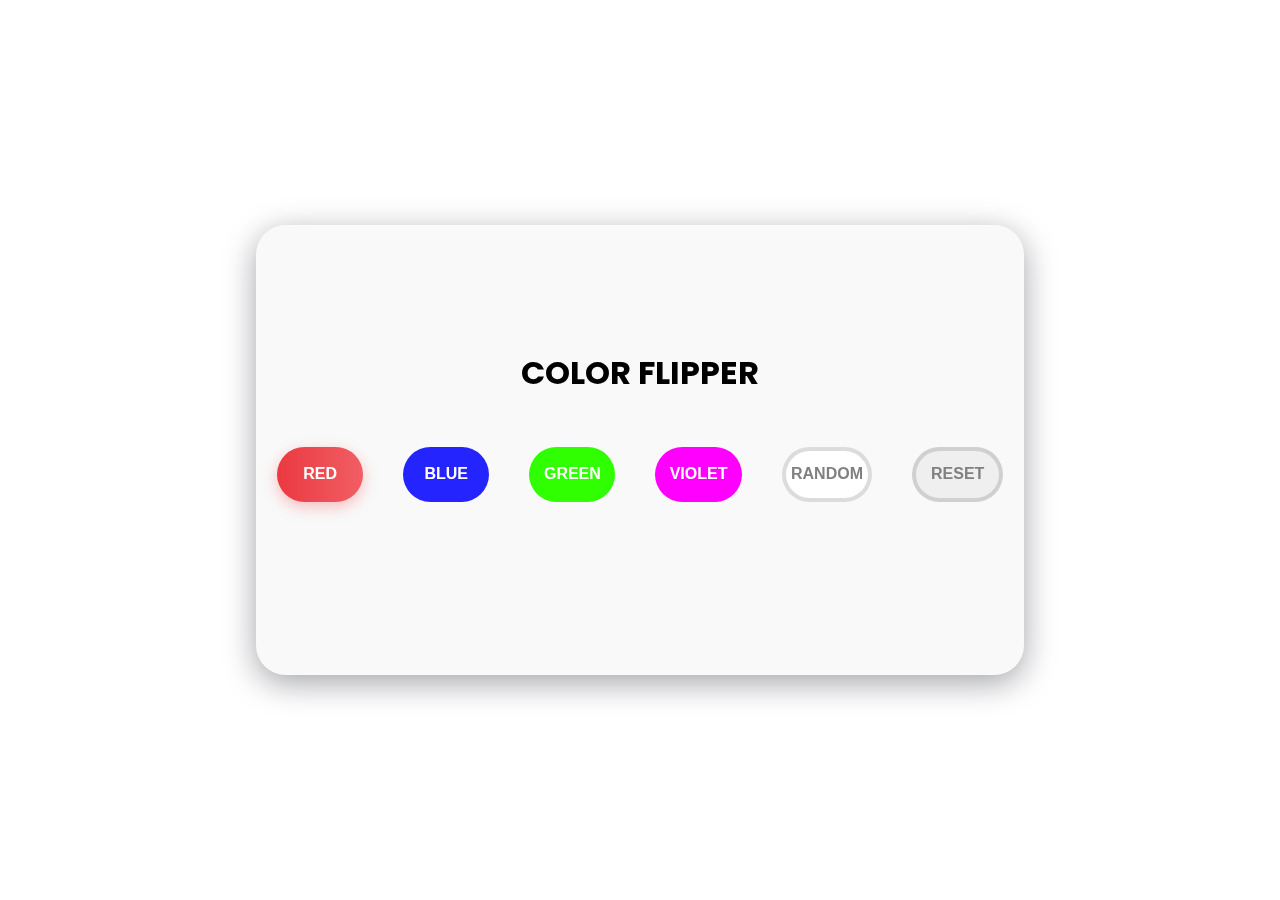
<file: Color picker/index.html>
<!DOCTYPE html>
<html lang="en">
  <head>
    <!-- Document Title: Color Changer -->
    <meta charset="UTF-8" />
    <meta name="viewport" content="width=device-width, initial-scale=1.0" />
    <title>Color Picker | HTML, CSS, JS</title>
    <link rel="stylesheet" href="style.css" />
    <link rel="shortcut icon" href="assets/favicon.png" type="image/x-icon" />
  </head>
  <body class="body">
    <div class="container">
      <div class="head">
        <!-- Page Header -->
        <h1>COLOR FLIPPER</h1>
      </div>
      <div class="color-pallets">
        <!-- Color Buttons -->
        <button class="red btn">RED</button>
        <button class="blue btn">BLUE</button>
        <button class="green btn">GREEN</button>
        <button class="violet btn">VIOLET</button>
        <!-- Special Buttons -->
        <button class="random btn">RANDOM</button>
        <button class="reset btn">RESET</button>
      </div>
    </div>
    <script src="script.js"></script>
  </body>
</html>
</file>
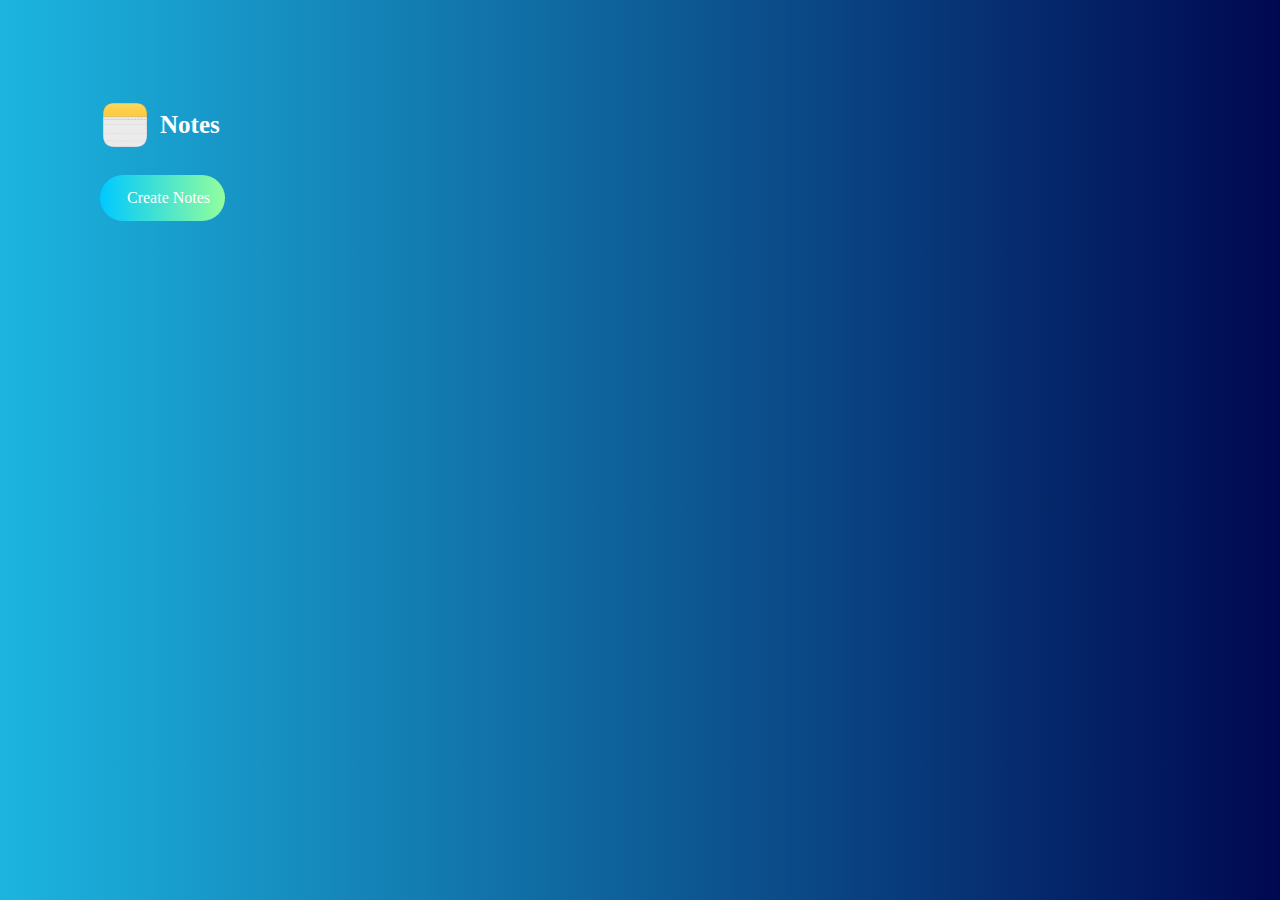
<file: Notes/index.html>
<!DOCTYPE html>
<html lang="en">
  <head>
    <meta charset="UTF-8" />
    <meta name="viewport" content="width=device-width, initial-scale=1.0" />
    <title>Notes app - HTML | CSS | JS</title>
    <link rel="stylesheet" href="style.css" />
    <link
      rel="stylesheet"
      href="https://cdnjs.cloudflare.com/ajax/libs/font-awesome/6.5.2/css/all.min.css"
      integrity="sha512-SnH5WK+bZxgPHs44uWIX+LLJAJ9/2PkPKZ5QiAj6Ta86w+fsb2TkcmfRyVX3pBnMFcV7oQPJkl9QevSCWr3W6A=="
      crossorigin="anonymous"
      referrerpolicy="no-referrer"
    />
  </head>
  <body>
    <div class="container">
      <div class="header"><img src="img/img.png" alt="Notes" style="height: 50px" />Notes</div>
      <button id="btn"><i class="fa-solid fa-pen-to-square"></i>Create Notes</button>

      <div class="notes-container hide">
        <!-- <p contenteditable="true" class="input-box">Paragraph</p> -->
        <!-- <img src="del.png" alt="delete" class="del-img" /> -->
      </div>
    </div>
    <script src="script.js"></script>
  </body>
</html>
</file>
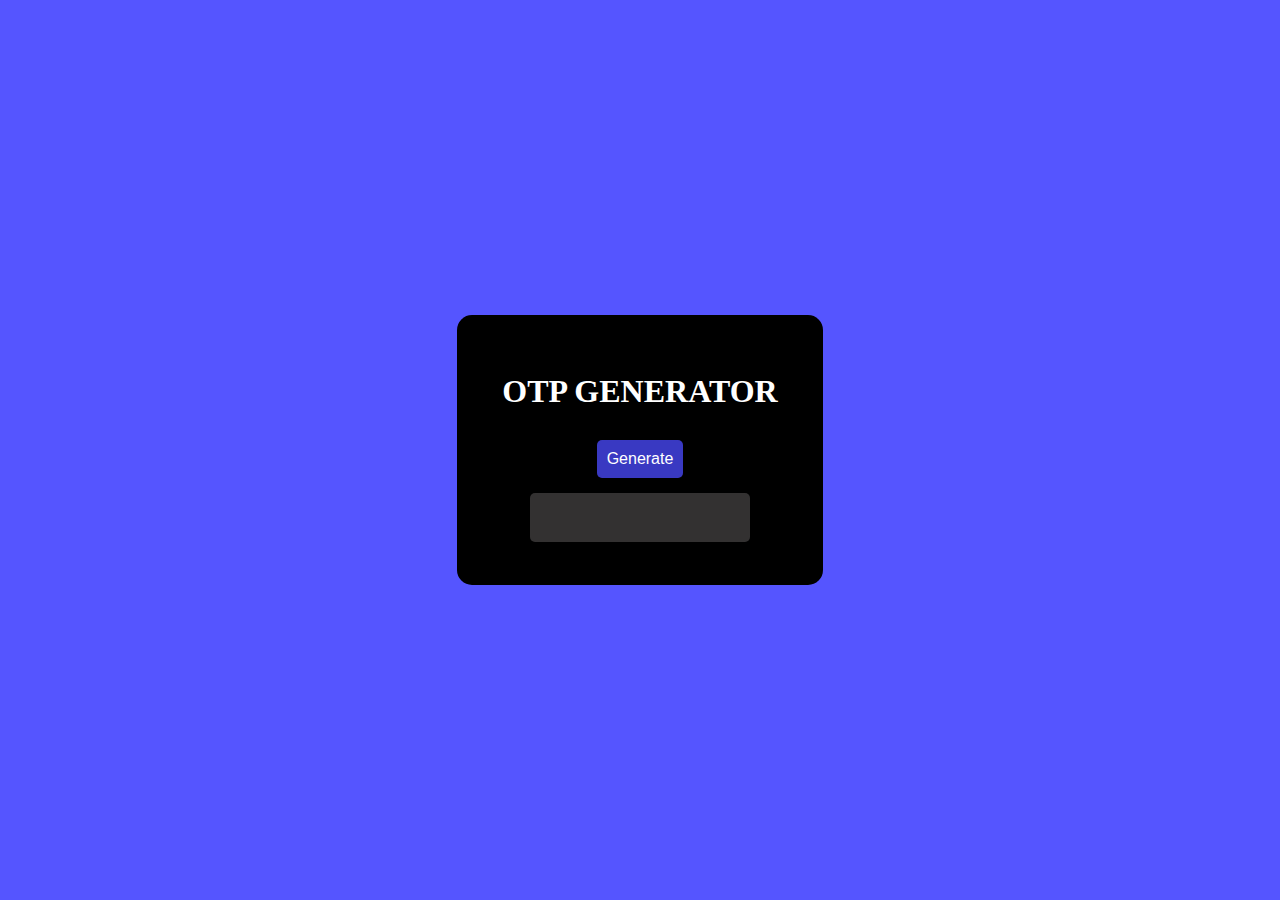
<file: OTP Generator/index.html>
<!DOCTYPE html>
<html lang="en">
  <head>
    <!-- Meta tags for character encoding and viewport configuration -->
    <meta charset="UTF-8" />
    <meta name="viewport" content="width=device-width, initial-scale=1.0" />
    <!-- Title of the webpage -->
    <title>OTP Generator</title>
    <!-- Link to external stylesheet -->
    <link rel="stylesheet" href="style.css" />
  </head>
  <body>
    <!-- Container for the OTP generator -->
    <div class="container">
      <!-- Main heading for the OTP generator -->
      <h1>OTP GENERATOR</h1>
      <!-- Button to trigger OTP generation -->
      <button id="button">Generate</button>
      <!-- Placeholder for displaying generated OTP -->
      <p id="otp-field"></p>
    </div>
    <!-- Link to external JavaScript file -->
    <script src="script.js"></script>
  </body>
</html>
</file>
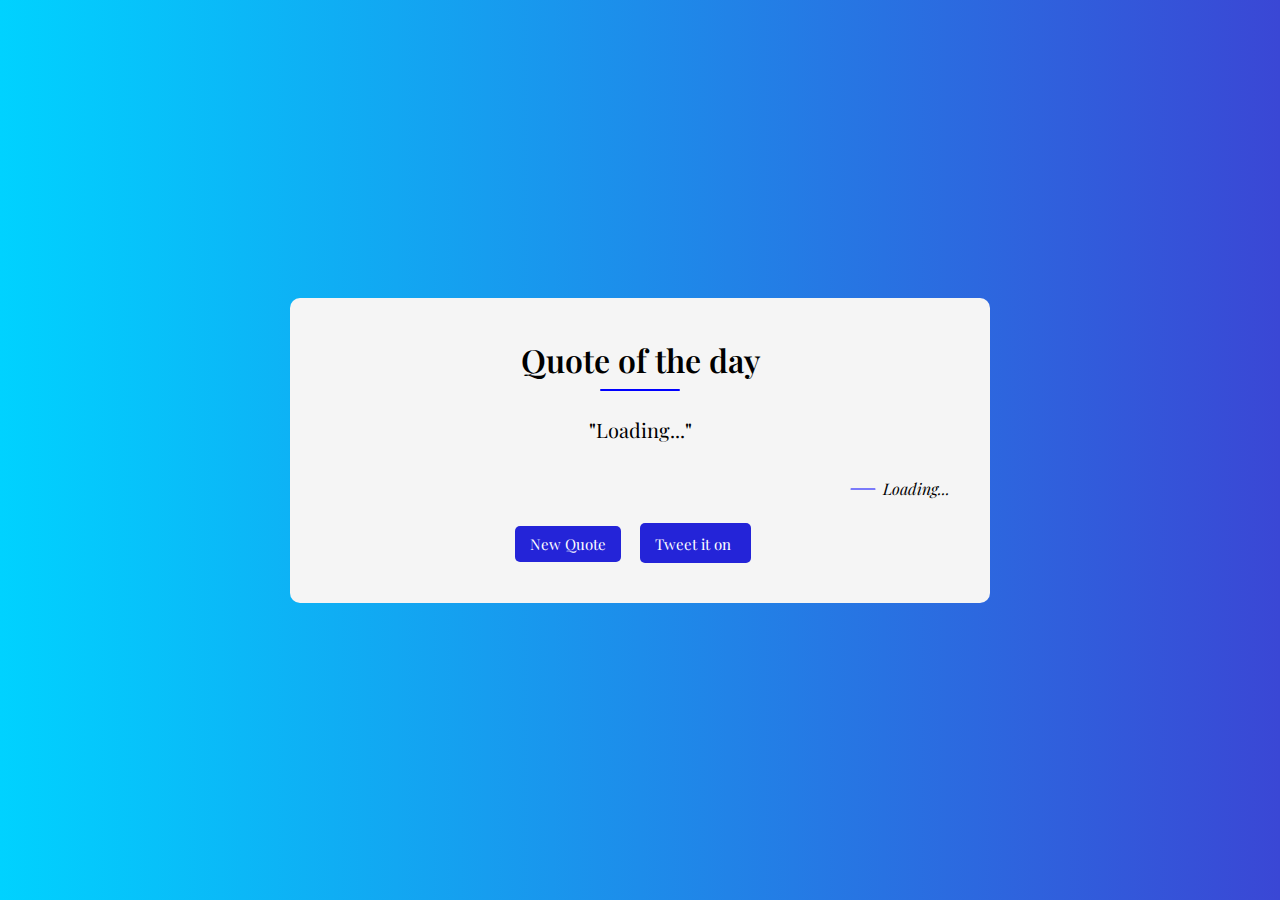
<file: Quote generator/index.html>
<!DOCTYPE html>
<html lang="en">
  <head>
    <!-- Define character set and viewport for better rendering -->
    <meta charset="UTF-8" />
    <meta name="viewport" content="width=device-width, initial-scale=1.0" />
    <!-- Set the title of the document -->
    <title>Quote Generator - HTML | CSS | JS</title>
    <!-- Link external CSS stylesheet -->
    <link rel="stylesheet" href="style.css" />
    <!-- Link Font Awesome for icons -->
    <link
      rel="stylesheet"
      href="https://cdnjs.cloudflare.com/ajax/libs/font-awesome/6.5.2/css/all.min.css"
      integrity="sha512-SnH5WK+bZxgPHs44uWIX+LLJAJ9/2PkPKZ5QiAj6Ta86w+fsb2TkcmfRyVX3pBnMFcV7oQPJkl9QevSCWr3W6A=="
      crossorigin="anonymous"
      referrerpolicy="no-referrer"
    />
  </head>
  <body>
    <!-- Container for the quote generator -->
    <div class="quote-box">
      <!-- Heading for the quote -->
      <h1>Quote of the day</h1>
      <!-- Paragraph to display the random quote -->
      <p id="random-quote">Loading...</p>
      <!-- Span to display the author of the quote -->
      <span id="author">Loading...</span>
      <!-- Buttons for generating a new quote and sharing on Twitter -->
      <div class="buttons">
        <button id="new-quote-btn">New Quote</button>
        <button id="tweet-btn">Tweet it on <i class="fa-brands fa-x-twitter"></i></button>
      </div>
    </div>
    <!-- Include JavaScript file for generating quotes -->
    <script src="script.js"></script>
  </body>
</html>
</file>
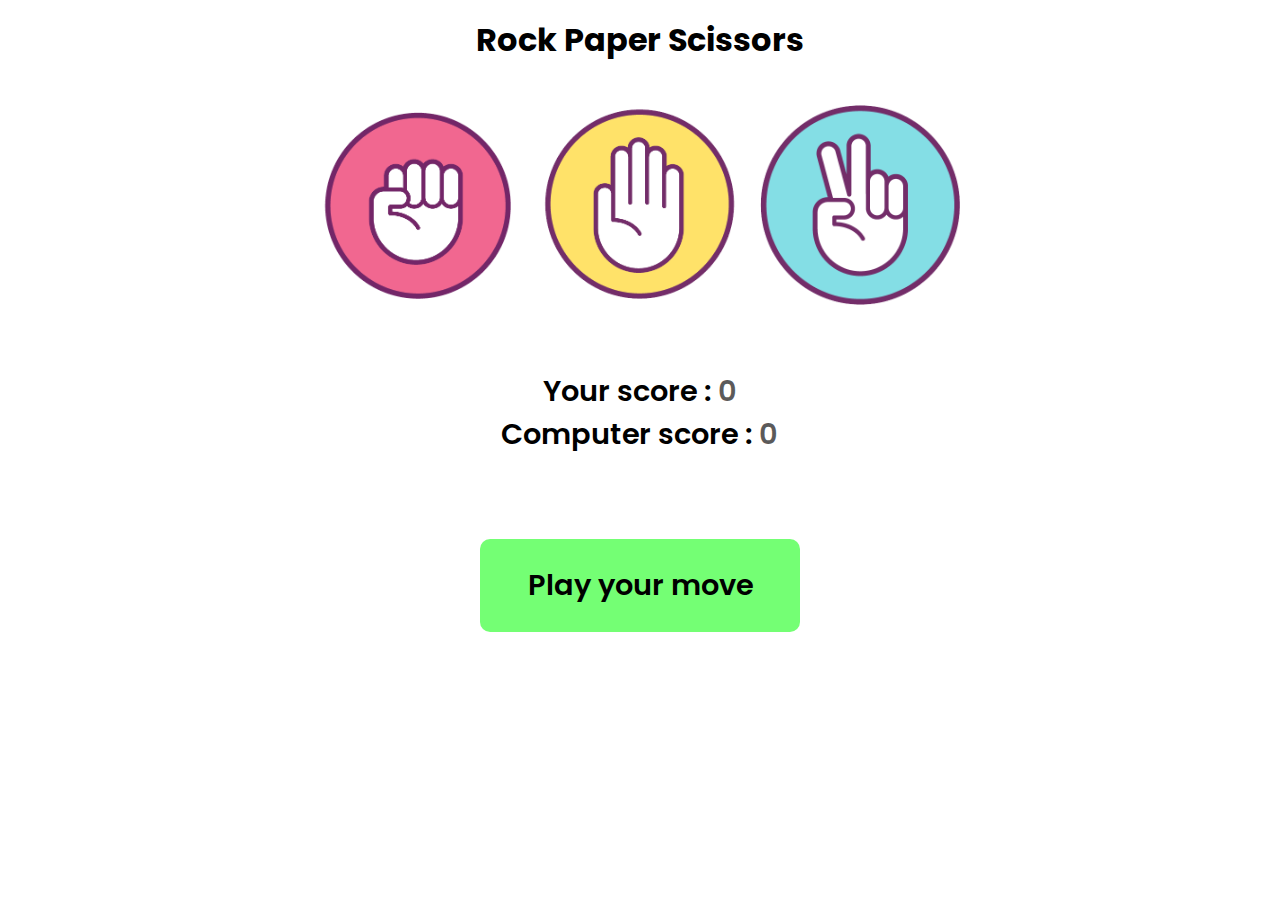
<file: Rock paper scissors/index.html>
<!DOCTYPE html>
<html lang="en">
  <head>
    <meta charset="UTF-8" />
    <meta name="viewport" content="width=device-width, initial-scale=1.0" />
    <title>Rock Paper Scissors Game | HTML CSS JS</title>
    <link rel="stylesheet" href="style.css" />
    <!-- Link to external CSS file -->
  </head>
  <body>
    <!-- Game title -->
    <h1>Rock Paper Scissors</h1>

    <!-- Game choices -->
    <div class="choices">
      <div class="choice" id="rock">
        <!-- Rock choice -->
        <img src="img/rock.png" alt="rock" />
        <!-- Rock image -->
      </div>
      <div class="choice" id="paper">
        <!-- Paper choice -->
        <img src="img/paper.png" alt="paper" />
        <!-- Paper image -->
      </div>
      <div class="choice" id="scissors">
        <!-- Scissors choice -->
        <img src="img/scissors.png" alt="scissors" />
        <!-- Scissors image -->
      </div>
    </div>

    <!-- Scoreboard -->
    <div class="score-board">
      <div class="score">
        <p id="user">Your score : <span id="userScoreMsg">0</span></p>
        <!-- User's score -->
      </div>
      <div class="score">
        <p id="computer">Computer score : <span id="compScoreMsg"> 0</span></p>
        <!-- Computer's score -->
      </div>
    </div>

    <!-- Message containers -->
    <p id="compChoiceMsg" class="hide">Computer Choice</p>
    <!-- Computer's choice message -->
    <div class="msg-container">
      <p id="msg">Play your move</p>
      <!-- Game message -->
    </div>

    <!-- JavaScript file -->
    <script src="script.js"></script>
    <!-- Link to external JavaScript file -->
  </body>
</html>
</file>
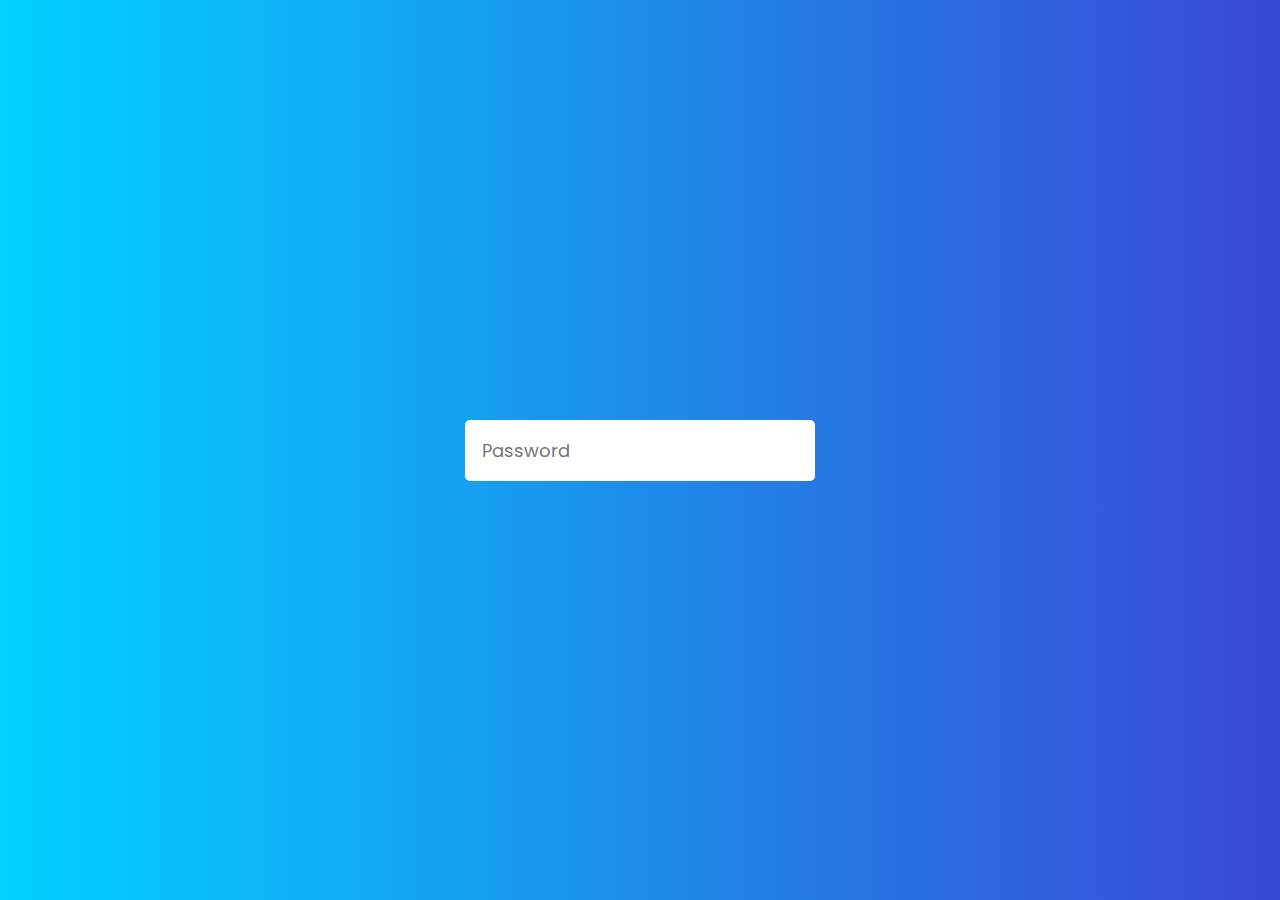
<file: Show-Hide password/index.html>
<!DOCTYPE html>
<html lang="en">
  <head>
    <meta charset="UTF-8" />
    <meta name="viewport" content="width=device-width, initial-scale=1.0" />
    <title>Password - | Hide and Seek</title>
    <link rel="stylesheet" href="style.css" />
    <link
      rel="stylesheet"
      href="https://cdnjs.cloudflare.com/ajax/libs/font-awesome/6.5.1/css/all.min.css"
      integrity="sha512-DTOQO9RWCH3ppGqcWaEA1BIZOC6xxalwEsw9c2QQeAIftl+Vegovlnee1c9QX4TctnWMn13TZye+giMm8e2LwA=="
      crossorigin="anonymous"
      referrerpolicy="no-referrer"
    />
  </head>
  <body>
    <!-- Password input box with eye icon -->
    <div class="input-box">
      <input type="password" name="password" id="password" placeholder="Password" />
      <i class="fa-solid fa-eye-slash" id="eye-open"></i>
    </div>

    <script src="script.js"></script>
  </body>
</html>
</file>
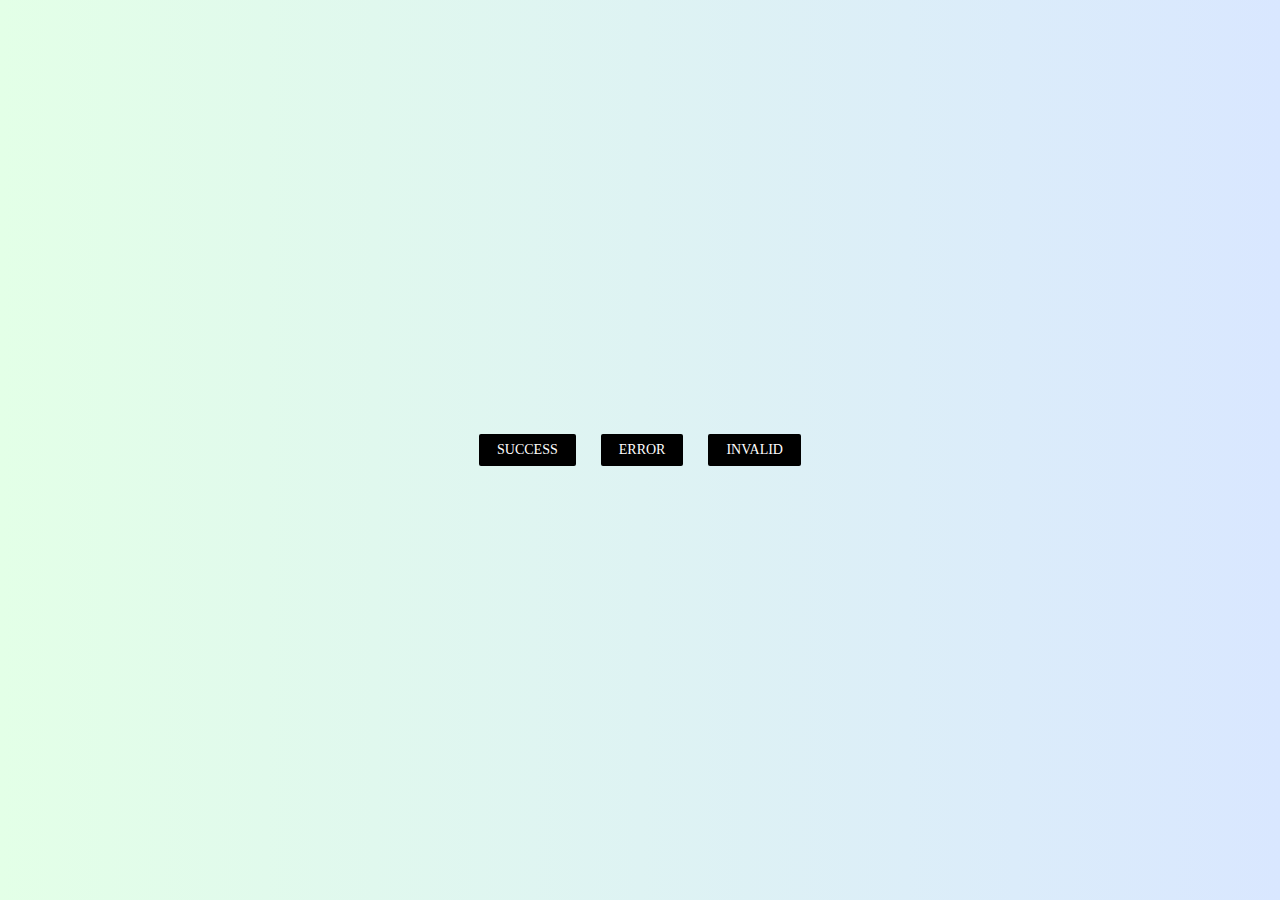
<file: Toast notification/index.html>
<!DOCTYPE html>
<html lang="en">
  <head>
    <!-- Meta tags for character set and viewport -->
    <meta charset="UTF-8" />
    <meta name="viewport" content="width=device-width, initial-scale=1.0" />
    <!-- Title of the document -->
    <title>Toast Notification</title>
    <!-- Link to external stylesheet -->
    <link rel="stylesheet" href="style.css" />
    <!-- Link to Font Awesome stylesheet for icons -->
    <link
      rel="stylesheet"
      href="https://cdnjs.cloudflare.com/ajax/libs/font-awesome/6.5.2/css/all.min.css"
      integrity="sha512-SnH5WK+bZxgPHs44uWIX+LLJAJ9/2PkPKZ5QiAj6Ta86w+fsb2TkcmfRyVX3pBnMFcV7oQPJkl9QevSCWr3W6A=="
      crossorigin="anonymous"
      referrerpolicy="no-referrer"
    />
  </head>
  <body>
    <!-- Buttons to trigger toast notifications -->
    <div class="buttons">
      <button id="success">SUCCESS</button>
      <button id="error">ERROR</button>
      <button id="invalid">INVALID</button>
    </div>
    <!-- Container for toast notifications -->
    <div id="toast-box"></div>
    <!-- JavaScript file for handling toast notifications -->
    <script src="script.js"></script>
  </body>
</html>
</file>
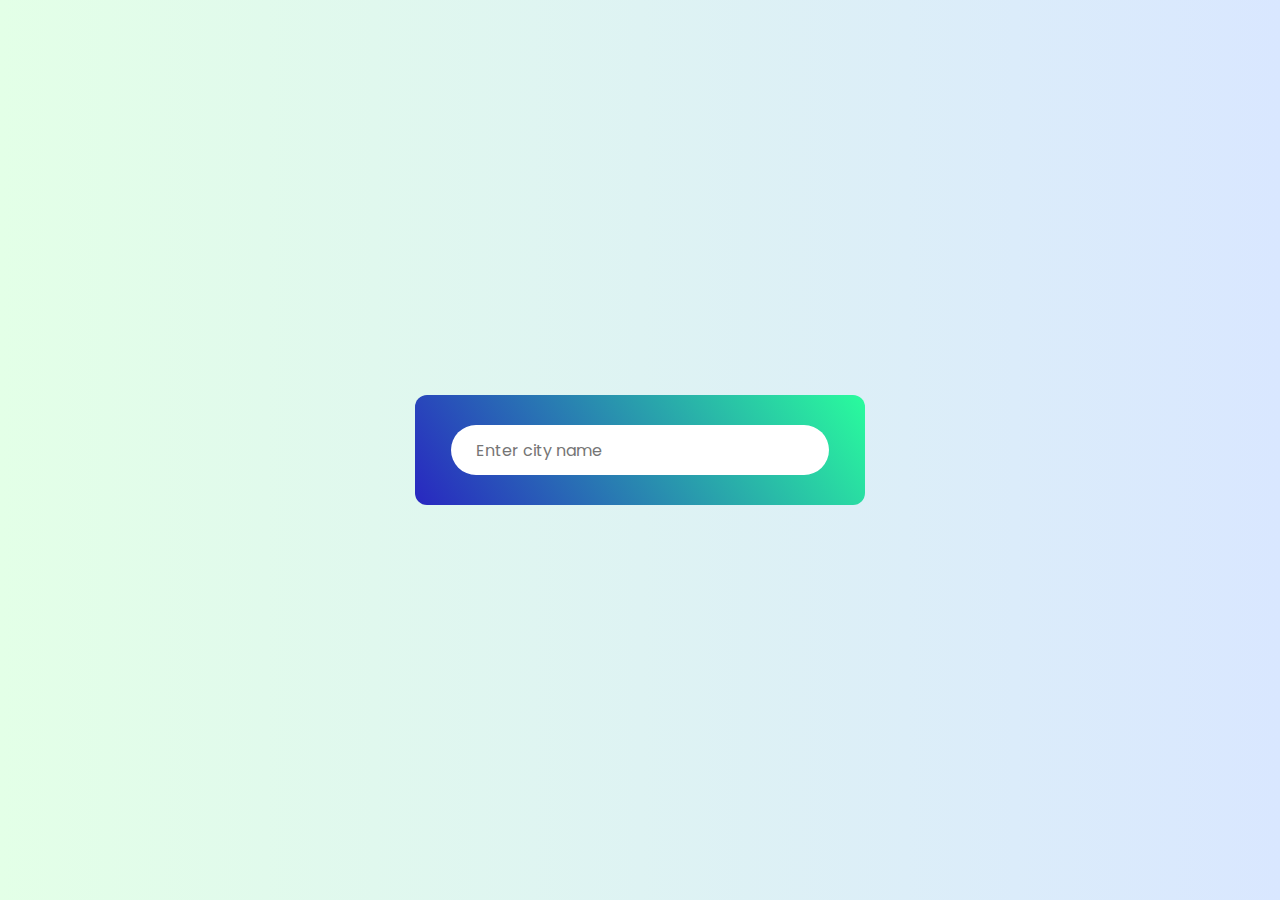
<file: Weather app/index.html>
<!DOCTYPE html>
<html lang="en">
  <head>
    <!-- Meta tags for character set and viewport -->
    <meta charset="UTF-8" />
    <meta name="viewport" content="width=device-width, initial-scale=1.0" />
    <!-- Title of the document -->
    <title>Weather app - HTML | CSS | JS</title>
    <!-- Link to external stylesheet -->
    <link rel="stylesheet" href="style.css" />
    <!-- Link to Font Awesome stylesheet for icons -->
    <link rel="shortcut icon" href="images/favicon.png" type="image/x-icon" />
    <link
      rel="stylesheet"
      href="https://cdnjs.cloudflare.com/ajax/libs/font-awesome/6.5.2/css/all.min.css"
      integrity="sha512-SnH5WK+bZxgPHs44uWIX+LLJAJ9/2PkPKZ5QiAj6Ta86w+fsb2TkcmfRyVX3pBnMFcV7oQPJkl9QevSCWr3W6A=="
      crossorigin="anonymous"
      referrerpolicy="no-referrer"
    />
  </head>
  <body>
    <!-- Weather card container -->
    <div class="card">
      <!-- Search input and button -->
      <div class="search">
        <input type="text" id="search-box" placeholder="Enter city name" spellcheck="false" />
        <button id="search-btn">
          <!-- Search icon -->
          <i class="fa-solid fa-magnifying-glass" style="color: #000000bc"></i>
        </button>
      </div>

      <!-- Weather details -->
      <div class="weather hide" id="weather">
        <!-- Weather icon -->
        <img id="weather-icon" src="images/clear.png" alt="clear" />
        <!-- Temperature -->
        <h1 id="temp" style="font-size: 55px">22°c</h1>
        <!-- City name -->
        <h1 id="city">New York</h1>
      </div>

      <!-- Additional weather information -->
      <div class="temp-situation hide" id="temp-sitiation">
        <!-- Humidity -->
        <div class="humidity">
          <img src="images/humidity.png" alt="humidity" height="35px" />
          <div class="details">
            <!-- Humidity value -->
            <h2 id="humidity">50%</h2>
            <!-- Humidity label -->
            <span>Humidity</span>
          </div>
        </div>
        <!-- Wind speed -->
        <div class="wind-speed">
          <img src="images/wind.png" alt="wind" height="40px" />
          <div class="details">
            <!-- Wind speed value -->
            <h2 id="wind">5.5</h2>
            <!-- Wind speed label -->
            <span>Wind speed</span>
          </div>
        </div>
      </div>
    </div>
    <!-- Script for fetching and displaying weather data -->
    <script src="script.js"></script>
  </body>
</html>
</file>
<file: Notes/style.css>
* {
  margin: 0;
  padding: 0;
  font-family: poppins;
  box-sizing: border-box;
}
body {
  height: 100vh;
  position: relative;
  background: linear-gradient(90deg, #1cb5e0 0%, #000851 100%);
}
.container {
  position: absolute;
  left: 100px;
  top: 75px;
}
.header {
  display: flex;
  align-items: center;
  margin-block: 25px;
  font-size: 25px;
  gap: 10px;
  color: white;
  font-weight: bold;
}
button {
  display: flex;
  justify-content: center;
  align-items: center;
  gap: 12px;
  border: none;
  outline: none;
  padding: 14px 15px;
  font-size: 16px;
  color: white;
  border-radius: 28px;
  background: linear-gradient(90deg, #00c9ff 0%, #92fe9d 100%);
  cursor: pointer;
}

.fa-pen-to-square {
  font-size: 28px;
}
.input-box {
  position: relative;
  width: 400px;
  min-height: 150px;
  padding: 15px;
  margin: 25px 0;
  color: #333;
  background-color: whitesmoke;
  outline: none;
  border-radius: 5px;
  border: none;
}
.del-img {
  cursor: pointer;
  width: 23px;
  position: absolute;
  right: 15px;
  bottom: 12px;
}
</file>
<file: Quote generator/style.css>
/* 
  Importing Google Fonts for various font families 
  to be used throughout the document
*/
@import url("https://fonts.googleapis.com/css2?family=Fira+Code:wght@300..700&family=Fragment+Mono:ital@0;1&family=JetBrains+Mono:ital,wght@0,100..800;1,100..800&family=Martian+Mono:wght@100..800&family=Playfair+Display:ital,wght@0,400..900;1,400..900&family=Poppins:ital,wght@0,100;0,200;0,300;0,400;0,500;0,600;0,700;0,800;0,900;1,100;1,200;1,300;1,400;1,500;1,600;1,700;1,800;1,900&display=swap");

/* Resetting default margin, padding, and box-sizing */
* {
  margin: 0;
  padding: 0;
  box-sizing: border-box;
  font-family: "Playfair Display", serif; /* Default font family for the document */
}

/* Styling the body to center its contents and set a gradient background */
body {
  display: flex;
  justify-content: center;
  align-items: center;
  min-height: 100dvh;
  background: linear-gradient(90deg, #00d2ff 0%, #3a47d5 100%);
}

/* Styling for the quote box container */
.quote-box {
  width: 700px;
  text-align: center;
  padding: 40px;
  background-color: whitesmoke;
  border-radius: 10px;
}

/* Styling for the main heading */
h1 {
  font-size: 32px;
  margin-bottom: 25px;
  position: relative;
  font-weight: 600;
}

/* Styling for the decorative line under the main heading */
h1::after {
  content: "";
  width: 80px;
  height: 2px;
  border-radius: 5px;
  background-color: blue;
  position: absolute;
  left: 50%;
  bottom: -10px;
  transform: translateX(-50%);
}

/* Styling for the random quote text */
#random-quote {
  margin: 35px auto;
  font-size: 20px;
  font-weight: 400;
}

/* Styling for the quotation marks before and after the quote */
#random-quote::after,
#random-quote::before {
  content: '"';
  font-weight: 600;
}

/* Styling for the author of the quote */
#author {
  margin-bottom: 15px;
  float: right;
  position: relative;
  font-style: italic;
}

/* Styling for the decorative line next to the author */
#author::after {
  content: "";
  height: 1px;
  width: 25px;
  border-radius: 10px;
  background-color: blue;
  position: absolute;
  top: 55%;
  transform: translate(-50%, -50%);
  left: -20px;
}

/* Styling for the buttons container */
.buttons {
  margin-top: 80px;
  text-align: center;
}

/* Styling for the buttons */
button {
  border: none;
  outline: none;
  padding: 8px 15px;
  margin-right: 15px;
  background-color: #1414d5ee;
  border-radius: 5px;
  font-size: 15px;
  color: white;
}

/* Styling for the Twitter icon within buttons */
.buttons .fa-x-twitter {
  font-size: 18px;
  margin-left: 5px;
}

/* Styling for button click effect */
button:active {
  transform: scale(0.98);
}
</file>
<file: Show-Hide password/style.css>
/* Import the Poppins font */
@import url("https://fonts.googleapis.com/css2?family=Poppins:ital");

/* Apply general styles */
* {
  margin: 0;
  padding: 0;
  box-sizing: border-box;
  font-family: Poppins;
}

/* Apply styles to the body */
body {
  height: 100vh;
  width: 100%;
  background: linear-gradient(90deg, #00d2ff 0%, #3a47d5 100%);
  display: flex;
  align-items: center;
  justify-content: center;
}

/* Apply styles to the input box */
.input-box {
  position: relative;
}

/* Apply styles to the input field */
input {
  width: 350px;
  padding: 17px;
  border-radius: 5px;
  border: none;
  outline: none;
  font-family: Poppins;
  font-size: 18px;
}

/* Apply styles to the eye icon */
i {
  position: absolute;
  top: 23px;
  right: 20px;
  font-size: 20px;
}
</file>
<file: Toast notification/style.css>
/* Global styles */
* {
  margin: 0;
  padding: 0;
  box-sizing: border-box;
  font-family: poppins; /* Set default font family */
}

/* Body styles */
body {
  display: flex;
  justify-content: center;
  align-items: center;
  height: 100vh; /* Full viewport height */
  position: relative;
  background: linear-gradient(90deg, #e3ffe7 0%, #d9e7ff 100%); /* Gradient background */
}

/* Button container */
.buttons {
  padding: 25px;
  display: flex;
  gap: 25px; /* Gap between buttons */
}

/* Button styles */
button {
  padding: 8px 18px;
  border: none;
  outline: none;
  border-radius: 2px;
  font-size: 14px;
  background-color: black;
  color: white;
}

/* Button active state */
button:active {
  transform: scale(0.98); /* Scale down on click */
}

/* Toast container */
#toast-box {
  position: absolute;
  bottom: 10px;
  right: 10px;
  padding: 15px;
  overflow: hidden;
  display: flex;
  flex-direction: column;
  align-items: flex-end; /* Align items to the end */
}

/* Toast styles */
.toast {
  height: 65px;
  width: 380px;
  font-size: 15px;
  margin-block: 5px;
  background-color: white;
  padding: 15px;
  box-shadow: 0 0 20px rgba(0, 0, 0, 0.3); /* Box shadow effect */
  display: flex;
  align-items: center;
  position: relative;
  transform: translateX(100%); /* Initially translate off the screen */
  animation: slide 0.3s linear forwards; /* Slide animation */
}

/* Slide animation */
@keyframes slide {
  100% {
    transform: translateX(0); /* Slide in from right */
  }
}

/* Icon styles */
.toast i {
  font-size: 25px;
  margin-right: 10px;
}

/* Styles for success, error, and invalid toast messages */
.toast .fa-circle-check {
  color: green;
}

.toast .fa-circle-xmark {
  color: red;
}

.toast .fa-circle-exclamation {
  color: orange;
}

/* Animation for toast line */
.toast::after {
  content: "";
  position: absolute;
  left: 0;
  bottom: 0;
  width: 100%;
  height: 4px;
  background-color: green; /* Initial color */
  animation: anime 3s linear forwards; /* Animation for line */
}

/* Animation for line shrinking */
@keyframes anime {
  100% {
    width: 0; /* Shrink line to 0 width */
  }
}

/* Customization for error and invalid toast messages */
.error::after {
  background-color: red; /* Change line color for error message */
}

.invalid::after {
  background-color: orange; /* Change line color for invalid message */
}
</file>
<file: Weather app/style.css>
@import url("https://fonts.googleapis.com/css2?family=Poppins:ital");

/* Global styles */
* {
  margin: 0;
  padding: 0;
  box-sizing: border-box;
  font-family: "Poppins", sans-serif;
  color: white; /* Default text color */
}

/* Body styles */
body {
  display: flex;
  justify-content: center;
  align-items: center;
  background: linear-gradient(90deg, #e3ffe7 0%, #d9e7ff 100%); /* Gradient background */
  height: 100dvh; /* 100% viewport height */
}

/* Container styles */
.card {
  width: 450px;
  padding: 15px;
  background: linear-gradient(55deg, #0600b8d7 0%, #00ff88cf 100%); /* Gradient background */
  border-radius: 12px;
  display: flex;
  justify-content: center;
  align-items: center;
  flex-direction: column;
}

/* Search styles */
.search {
  width: 100%;
  height: 50px;
  display: flex;
  justify-content: center;
  margin-top: 25px;
  gap: 15px;
  position: relative;
  margin-block: 15px;
}

#search-box {
  border: none;
  outline: none;
  width: 90%;
  border-radius: 25px;
  padding-left: 25px;
  font-size: 16px;
  color: black; /* Input text color */
}

#search-btn {
  border: none;
  outline: none;
  padding: 18px;
  display: flex;
  justify-content: center;
  align-items: center;
  border-radius: 50%;
  font-size: 17px;
  position: absolute;
  background: none;
  right: 23px;
  cursor: pointer;
}

/* Weather details styles */
.weather {
  display: flex;
  justify-content: center;
  align-items: center;
  flex-direction: column;
}

/* Additional weather information styles */
.temp-situation {
  display: flex;
  width: 100%;
  flex-direction: row;
  justify-content: space-around;
  align-items: center;
  margin: 30px;
}

.humidity,
.wind-speed {
  display: flex;
  align-items: center;
  gap: 15px;
  font-size: 14px;
}

.details {
  display: flex;
  flex-direction: column;
}

.hide {
  display: none; /* Hide element */
}
</file>
<file: Color picker/style.css>
/* Import Poppins font from Google Fonts */
@import url("https://fonts.googleapis.com/css2?family=Poppins:ital");

/* Global reset */
* {
  margin: 0;
  padding: 0;
  box-sizing: border-box;
}

/* Body styles */
body {
  height: 100vh;
  width: 100%;
  display: flex;
  justify-content: center;
  align-items: center;
  font-family: "Poppins", sans-serif; /* Apply Poppins font */
}

/* Container styles */
.container {
  border: 2px solid red; /* Border style */
  height: 50vh;
  width: 60%;
  display: flex;
  justify-content: center;
  align-items: center;
  flex-direction: column;
  background-color: #706e6e0b; /* Background color with transparency */
  box-shadow: 0 8px 32px 0 #090a185e; /* Box shadow */
  backdrop-filter: blur(13.5px); /* Blur effect */
  -webkit-backdrop-filter: blur(13.5px); /* Blur effect for Safari */
  border-radius: 30px; /* Border radius */
  border: 1px solid #ffffff2e; /* Border color with transparency */
}

/* Color pallet styles */
.color-pallets {
  margin: 30px;
  width: 100%;
  display: flex;
  justify-content: space-around;
  align-items: center;
}

/* Button styles */
button {
  width: 200px;
  font-size: 16px;
  font-weight: 600;
  color: #fff;
  cursor: pointer;
  margin: 20px;
  height: 55px;
  text-align: center;
  border: none;
  background-size: 300% 100%;
  border-radius: 50px;
  transition: all 0.4s ease-in-out;
}

/* Color-specific button styles */
.violet {
  background-color: #ff00ff;
}
.blue {
  background-color: #0000ffda;
}
.green {
  background-color: #2fff00;
}
.reset {
  border: 4px solid #80808047;
  color: gray;
}
.red {
  background-image: linear-gradient(to right, #eb3941, #f15e64, #e14e53, #e2373f);
  box-shadow: 0 5px 15px #f2616766;
}

/* Button hover effects */
.violet:hover,
.blue:hover,
.green:hover,
.red:hover,
.random:hover,
.reset:hover {
  transform: scale(1.05);
  transition: all 0.2s ease;
}

/* Button active effect */
.btn:active {
  transform: translateY(4px);
}
</file>
<file: OTP Generator/style.css>
/* Apply basic reset */
* {
  margin: 0;
  padding: 0;
  box-sizing: border-box;
}

/* Center the content vertically and horizontally */
body {
  height: 100vh;
  width: 100%;
  display: flex;
  justify-content: center;
  align-items: center;
  background-color: #0000ffaa; /* Semi-transparent blue background */
}

/* Style the container for the form */
.container {
  height: 30%;
  border-radius: 15px;
  display: flex;
  justify-content: center;
  align-items: center;
  flex-direction: column;
  background-color: rgb(0, 0, 0);
  color: white;
}

/* Style headings */
h1 {
  margin: 45px;
}

/* Apply margin to headings, buttons, and inputs */
h1,
button,
input {
  margin-block: 15px;
}

/* Style the button */
button {
  padding: 10px;
  font-size: 16px;
  border-radius: 5px;
  border: none;
  background-color: #4545ead3;
  color: white;
  cursor: pointer;
}

/* Style the paragraph element */
p {
  height: 18%;
  width: 60%;
  border: none;
  border-radius: 5px;
  background-color: rgba(76, 73, 73, 0.667);
  color: white;
  letter-spacing: 3px;
  pointer-events: none;
  display: flex;
  justify-content: center;
  align-items: center;
  text-align: center;
}

/* Apply a slight vertical movement to the button when active */
button:active {
  transform: translateY(0.5px);
}
</file>
<file: Rock paper scissors/style.css>
/* Import Google Fonts */
@import url("https://fonts.googleapis.com/css2?family=Poppins:ital");

/* Reset default margin, padding, and box-sizing */
* {
  margin: 0;
  padding: 0;
  box-sizing: border-box;
}

/* Set font family to Poppins and center text alignment globally */
body {
  font-family: "Poppins", sans-serif;
  text-align: center;
}

/* Styling for headings */
h1 {
  height: 5rem; /* Set height for consistent vertical alignment */
  line-height: 5rem; /* Center text vertically */
  margin-bottom: 25px; /* Add spacing below heading */
}

/* Container for game choices */
.choices {
  display: flex; /* Display choices horizontally */
  justify-content: center; /* Center items horizontally */
  align-items: center; /* Center items vertically */
}

/* Styling for each individual choice */
.choice {
  height: 250px; /* Set height for each choice */
  width: 220px; /* Set width for each choice */
}

/* Styling for choice images */
img {
  height: 200px; /* Set height for image */
  width: 200px; /* Set width for image */
  object-fit: cover; /* Scale image while preserving aspect ratio */
  opacity: 0.88; /* Set default opacity for image */
}

/* Increase opacity and show pointer on image hover */
img:hover {
  opacity: 1;
  cursor: pointer;
}

/* Styling for score board */
.score-board {
  gap: 35px; /* Add space between score elements */
  margin-top: 15px; /* Add spacing above score board */
  margin-bottom: 25px; /* Add spacing below score board */
  font-size: 1.8rem; /* Set font size for score board */
}

/* Styling for user and computer score labels */
#user,
#computer {
  font-weight: 600; /* Set font weight for score labels */
}

/* Styling for span elements */
span {
  color: #111010af; /* Set color for span elements */
}

/* Styling for message container */
#msg {
  padding: 25px; /* Add padding around message */
  margin: auto 480px; /* Center message horizontally with margin */
  font-size: 1.8rem; /* Set font size for message */
  font-weight: 600; /* Set font weight for message */
  border-radius: 10px; /* Add rounded corners to message */
  background-color: #00ff008b; /* Set background color for message */
}

/* Styling for computer choice message */
#compChoiceMsg {
  font-size: 25px; /* Set font size for computer choice message */
  margin-bottom: 20px; /* Add spacing below computer choice message */
  font-weight: 600; /* Set font weight for computer choice message */
}

/* Hide elements with 'hide' class */
.hide {
  visibility: hidden; /* Hide elements without removing them from layout */
}
</file>
